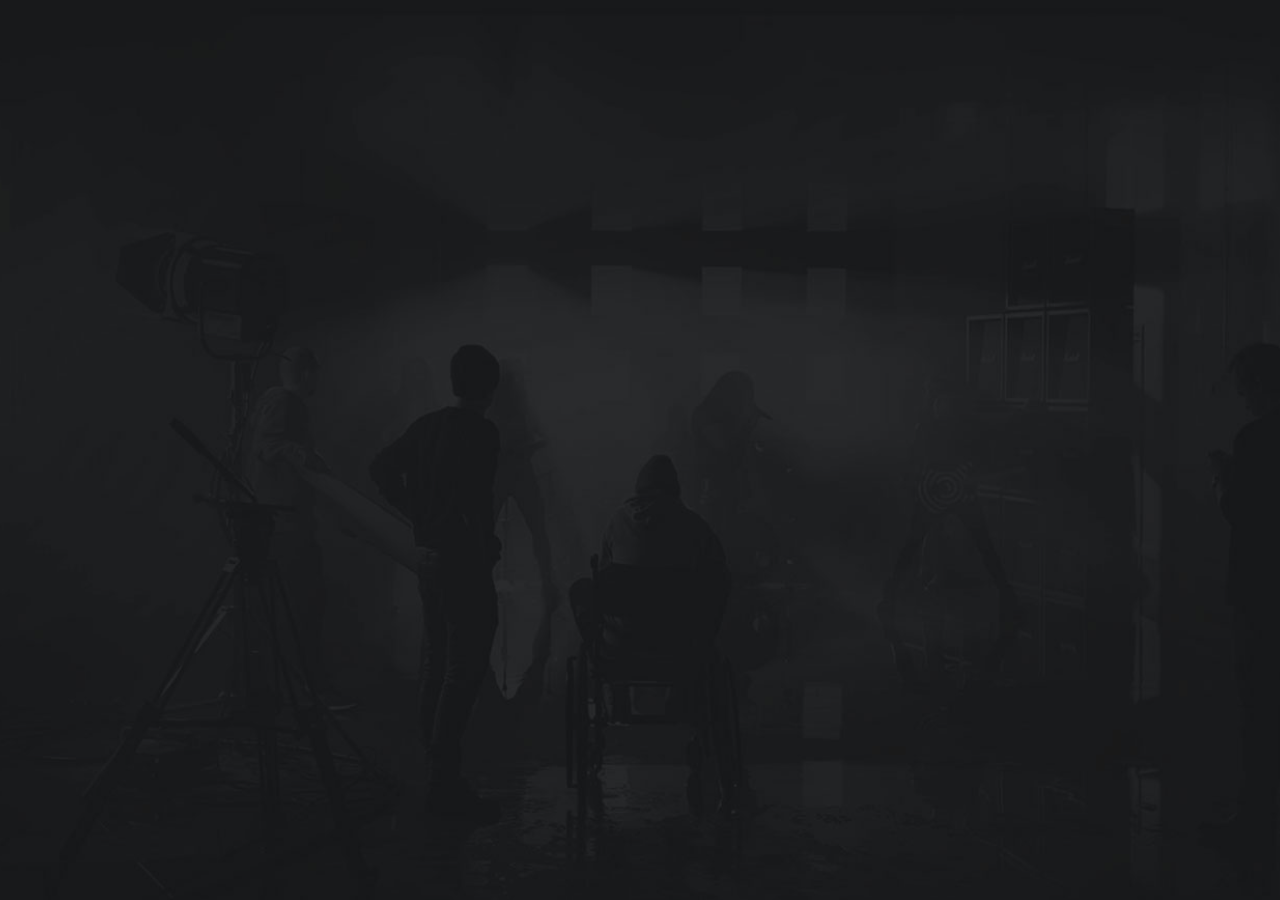
<file: index.html>
<!DOCTYPE html>
<html lang="ru">
<head>
  <meta charset="UTF-8">
  <meta name="viewport" content="width=device-width, initial-scale=1.0">
  <title>Video Production Вход</title>
  <link rel="stylesheet" href="./pages/index.css">
</head>
<body class="root">
  <div class="wrapper wrapper_hello">
    <div class="hello" >
      <img src="./img/logo.svg" alt="логотип компании" class="hello__logo">
      <a href="./main.html" class="hello__button">войти</a>
    </div>
  </div>
</body>
</html>
</file>
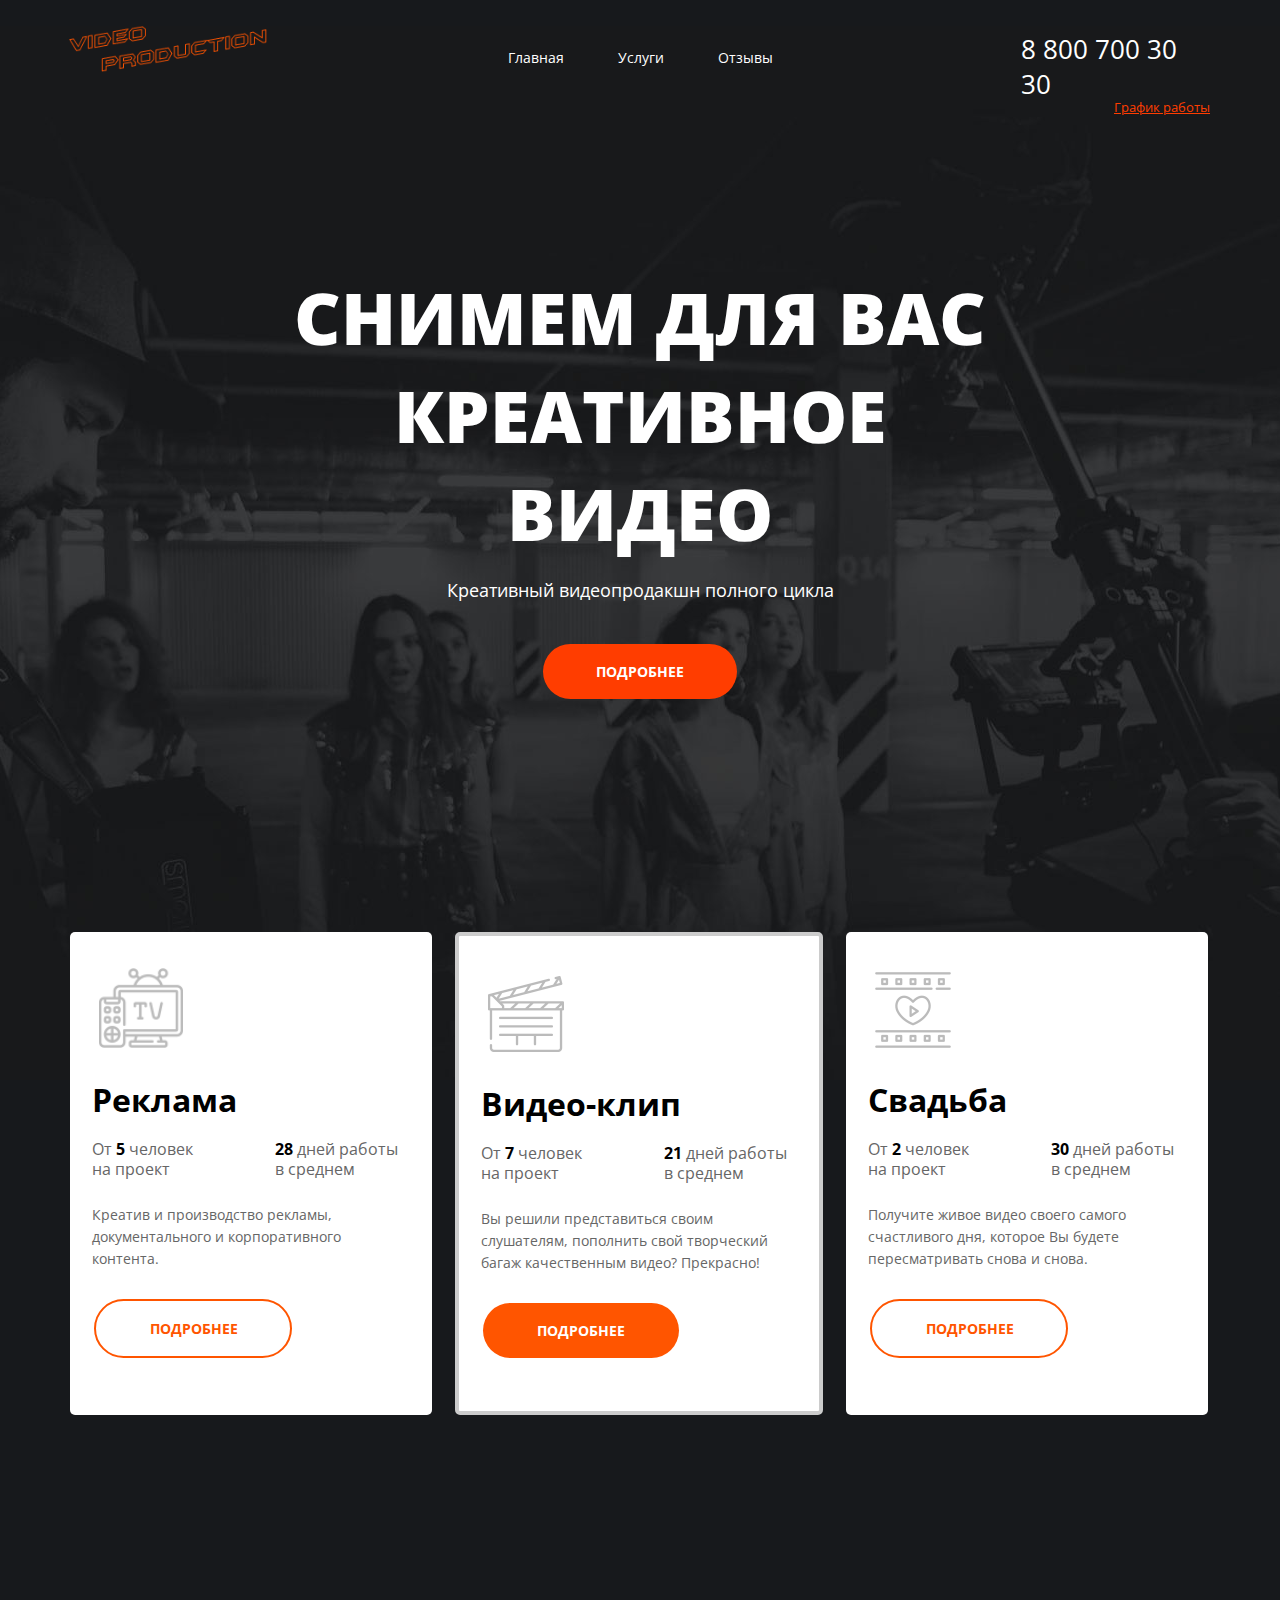
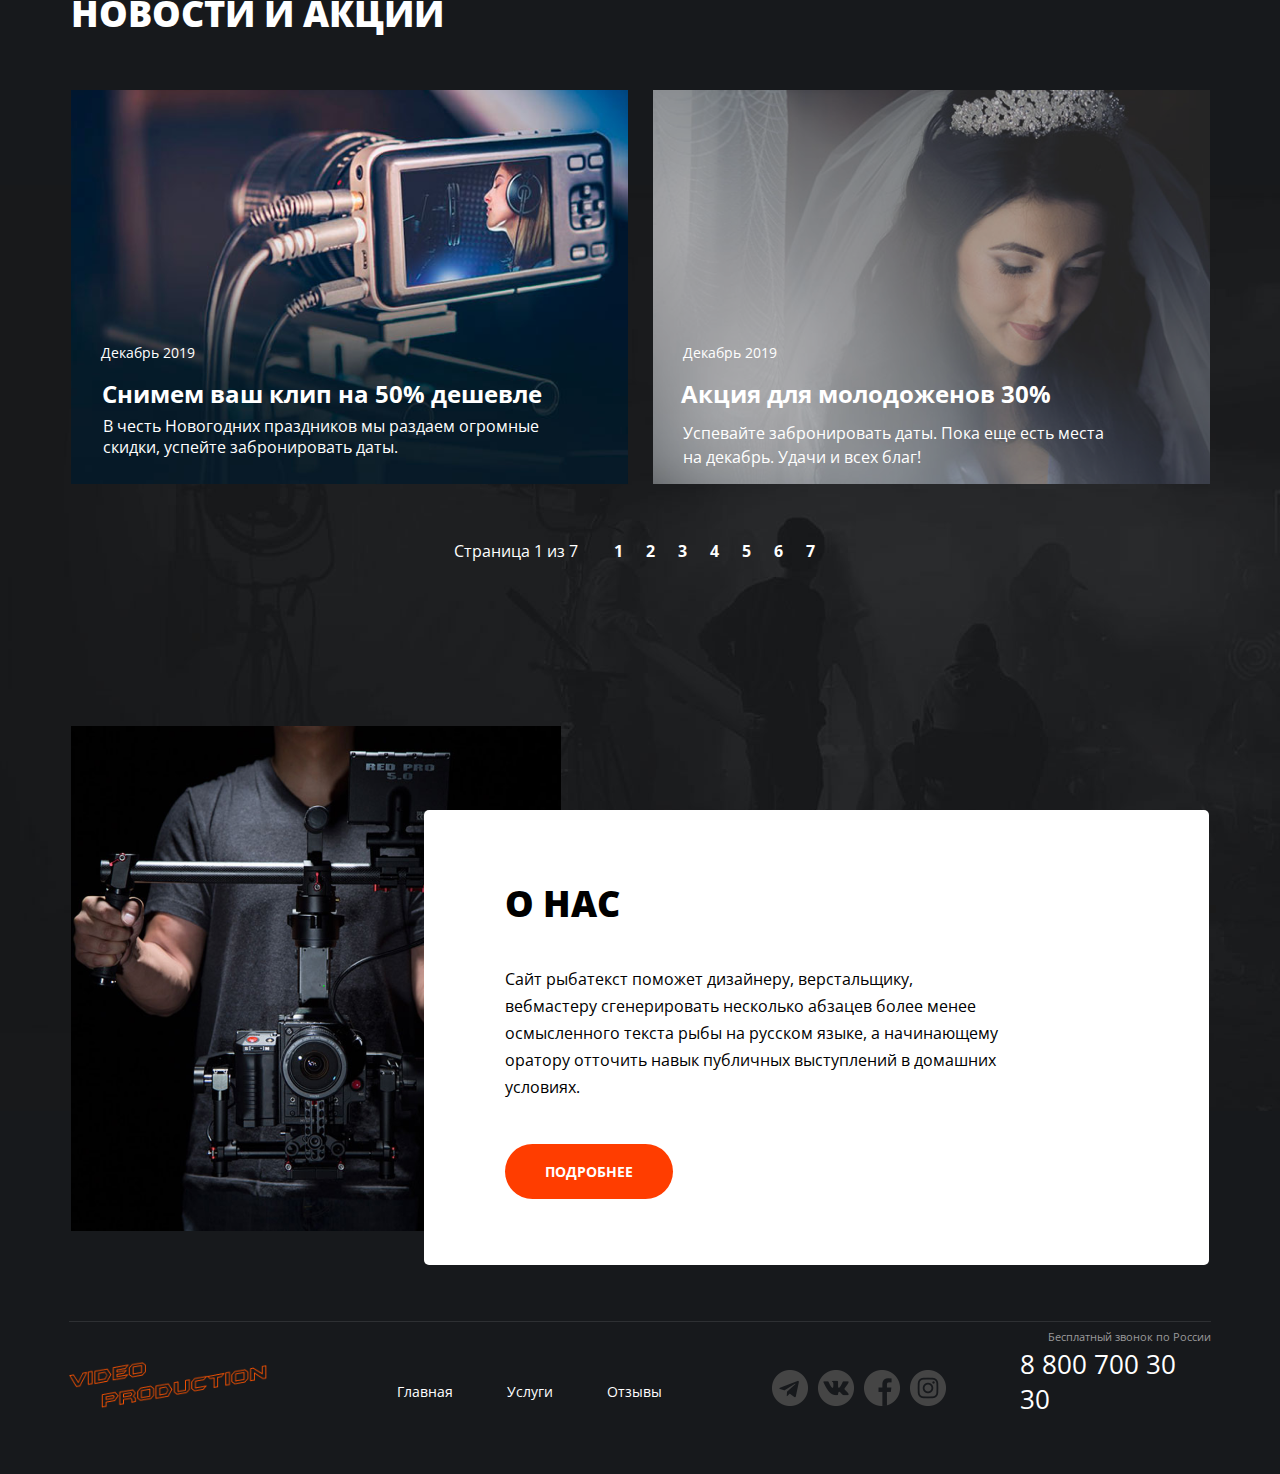
<file: main.html>
<!DOCTYPE html>
<html lang="ru">
<head>
  <meta charset="UTF-8">
  <meta http-equiv="X-UA-Compatible" content="IE=edge">
  <meta name="viewport" content="width=device-width, initial-scale=1.0">
  <title>Video Production Главная</title>
  <link rel="stylesheet" href="./pages/index.css">
</head>
<body class="root">
  <div class="wrapper wrapper_main">
    <header class="header">
      <img src="./img/logo.svg" alt="логотип компании" class="header__logo">
      <nav class="header__nav">
        <ul class="header__list">
          <li><a href="./main.html" class="header__link">Главная</a></li>
          <li><a href="./services.html" class="header__link">Услуги</a></li>
          <li><a href="./reviews.html" class="header__link">Отзывы</a></li>
        </ul>
      </nav>
      <address class="header__contacts">
        <a href="tel: +78007003030" class="header__phone">8 800 700 30 30</a>
        <div class="header__dropdowm">
          <a class="header__workhours">График работы</a>
          <div class="header__dropdown-menu">
            <ul class="header__dropdown-list">
              <li class="header__dropdown-item header__dropdown-item_bold">пн-вс: 09:00 - 20:00</li>
              <li class="header__dropdown-item">Обед: 14:00-14:30</li>
            </ul>
          </div>
        </div>
      </address>
    </header>
    <main class="content">
      <section class="lead">
        <h1 class="lead__title">снимем для вас креативное видео</h1>
        <p class="lead__subtitle">Креативный видеопродакшн полного цикла</p>
        <button type="button" class="lead__button">подробнее</button>
      </section>
      <section class="servisec">
        <ul class="services__list">
          <li class="services__item">
            <img src="./img/tv.svg" alt="логотип" class="services__logo services__logo_tv">
            <h3 class="services__title">Реклама</h3>
            <div class="services__conditions">
              <p class="services__people">От <span class="services__bold-accent">5</span> человек на проект</p>
              <p class="services__days"><span class="services__bold-accent">28</span> дней работы в среднем</p>
            </div>
            <p class="services__description">Креатив и производство рекламы, документального и корпоративного контента.</p>
            <button type="button" class="services__button">подробнее</button>
          </li>
          <li class="services__item services__item_active">
            <img src="./img/clapper.svg" alt="логотип" class="services__logo">
            <h3 class="services__title">Видео-клип</h3>
            <div class="services__conditions">
              <p class="services__people">От <span class="services__bold-accent">7</span> человек на проект</p>
              <p class="services__days"><span class="services__bold-accent">21</span> дней работы в среднем</p>
            </div>
            <p class="services__description">Вы решили представиться своим слушателям, пополнить свой творческий багаж качественным видео? Прекрасно! </p>
            <button type="button" class="services__button services__button_active">подробнее</button>
          </li>
          <li class="services__item">
            <img src="./img/film.svg" alt="логотип" class="services__logo">
            <h3 class="services__title">Свадьба</h3>
            <div class="services__conditions">
              <p class="services__people">От <span class="services__bold-accent">2</span> человек на проект</p>
              <p class="services__days"><span class="services__bold-accent">30</span> дней работы в среднем</p>
            </div>
            <p class="services__description">Получите живое видео своего самого счастливого дня, которое Вы будете пересматривать снова и снова.</p>
            <button type="button" class="services__button">подробнее</button>
          </li>
        </ul>
      </section>
      <section class="news">
        <h1 class="news__title">Новости и акции</h1>
        <ul class="news__list">
          <li class="news__item">
            <div class="news__camera">
              <p class="news__date">Декабрь 2019</p>
              <h3 class="news__subtitle">Снимем ваш клип на 50% дешевле</h3>
              <p class="news__description">В честь Новогодних праздников мы раздаем огромные скидки, успейте забронировать даты.</p>
            </div>
          </li>
          <li class="news__item">
            <div class="news__wedding">
              <p class="news__date">Декабрь 2019</p>
              <h3 class="news__subtitle news__subtitle_wedding">Акция для молодоженов 30%</h3>
              <p class="news__description news__description_wedding">Успевайте забронировать даты. Пока еще есть места на декабрь. Удачи и всех благ!</p>
            </div>
          </li>
        </ul>
        <div class="paginator">
          <p class="paginator__display">Страница 1 из 7</p>
          <ul class="paginator__list">
            <li><a href="#" class="paginator__link">1</a></li>
            <li><a href="#" class="paginator__link">2</a></li>
            <li><a href="#" class="paginator__link">3</a></li>
            <li><a href="#" class="paginator__link">4</a></li>
            <li><a href="#" class="paginator__link">5</a></li>
            <li><a href="#" class="paginator__link">6</a></li>
            <li><a href="#" class="paginator__link">7</a></li>
          </ul>
        </div>
      </section>
      <section class="about">
        <img src="./img/cameraman.png" alt="картинка" class="about__img">
        <div class="about__description">
          <h1 class="about__title">О нас</h1>
          <p class="about__subtitle">Сайт рыбатекст поможет дизайнеру, верстальщику, вебмастеру сгенерировать несколько абзацев более менее осмысленного текста рыбы на русском языке, а начинающему оратору отточить навык публичных выступлений в домашних условиях. </p>
          <button type="button" class="about__button">подробнее</button>
        </div>
      </section>
    </main>
    <footer class="footer">
      <img src="./img/logo.svg" alt="логотип компании" class="footer__logo">
      <nav class="footer__nav">
        <ul class="footer__list">
          <li><a href="./main.html" class="footer__link">Главная</a></li>
          <li><a href="./services.html" class="footer__link">Услуги</a></li>
          <li><a href="./reviews.html" class="footer__link">Отзывы</a></li>
        </ul>
      </nav>
      <ul class="footer__social-list">
        <li><a href="#"><div class="footer__social-tg"></div></a></li>
        <li><a href="#"><div class="footer__social-vk"></div></a></li>
        <li><a href="#"><div class="footer__social-fb"></div></a></li>
        <li><a href="#"><div class="footer__social-in"></div></a></li>
      </ul>
      <address class="footer__contacts">
        <p class="footer__free-call">Бесплатный звонок по России</p>
        <a href="tel: +78007003030" class="footer__phone">8 800 700 30 30</a>
      </address>
    </footer>
  </div>
</body>
</html>
</file>
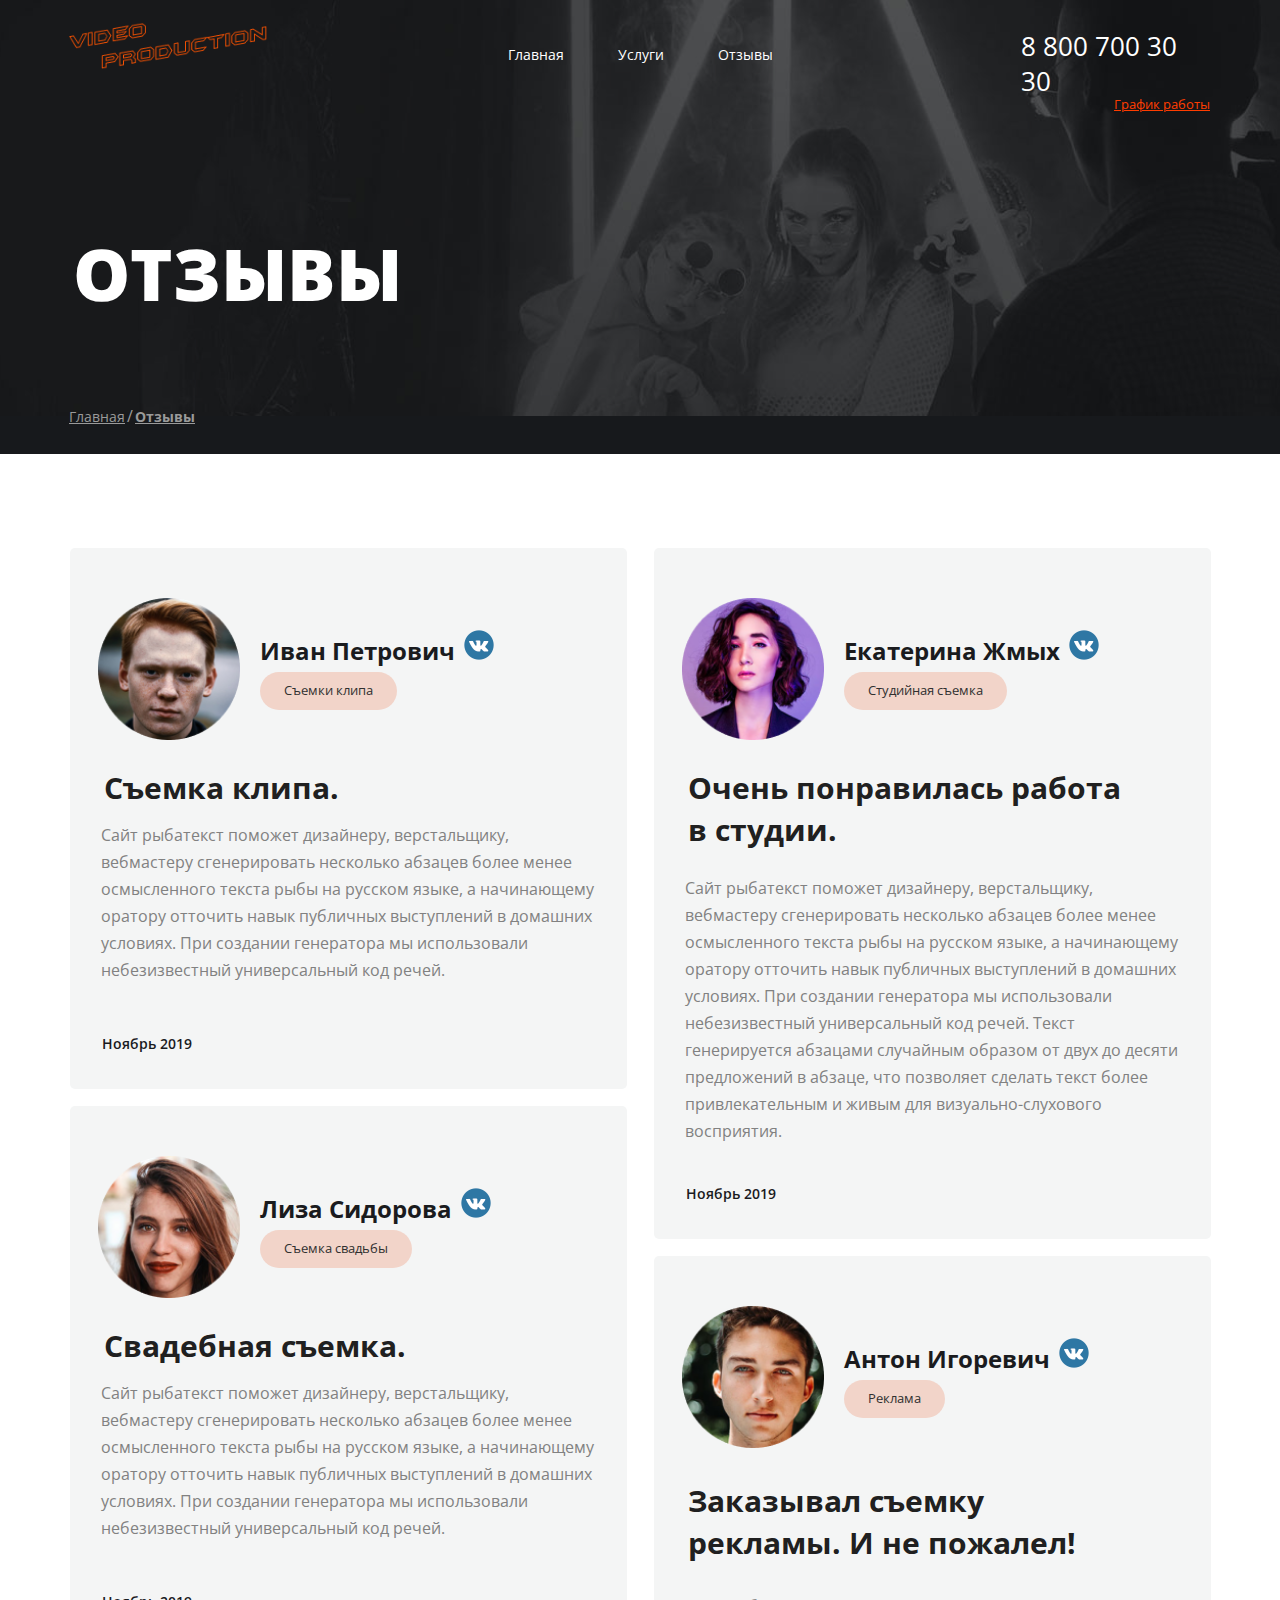
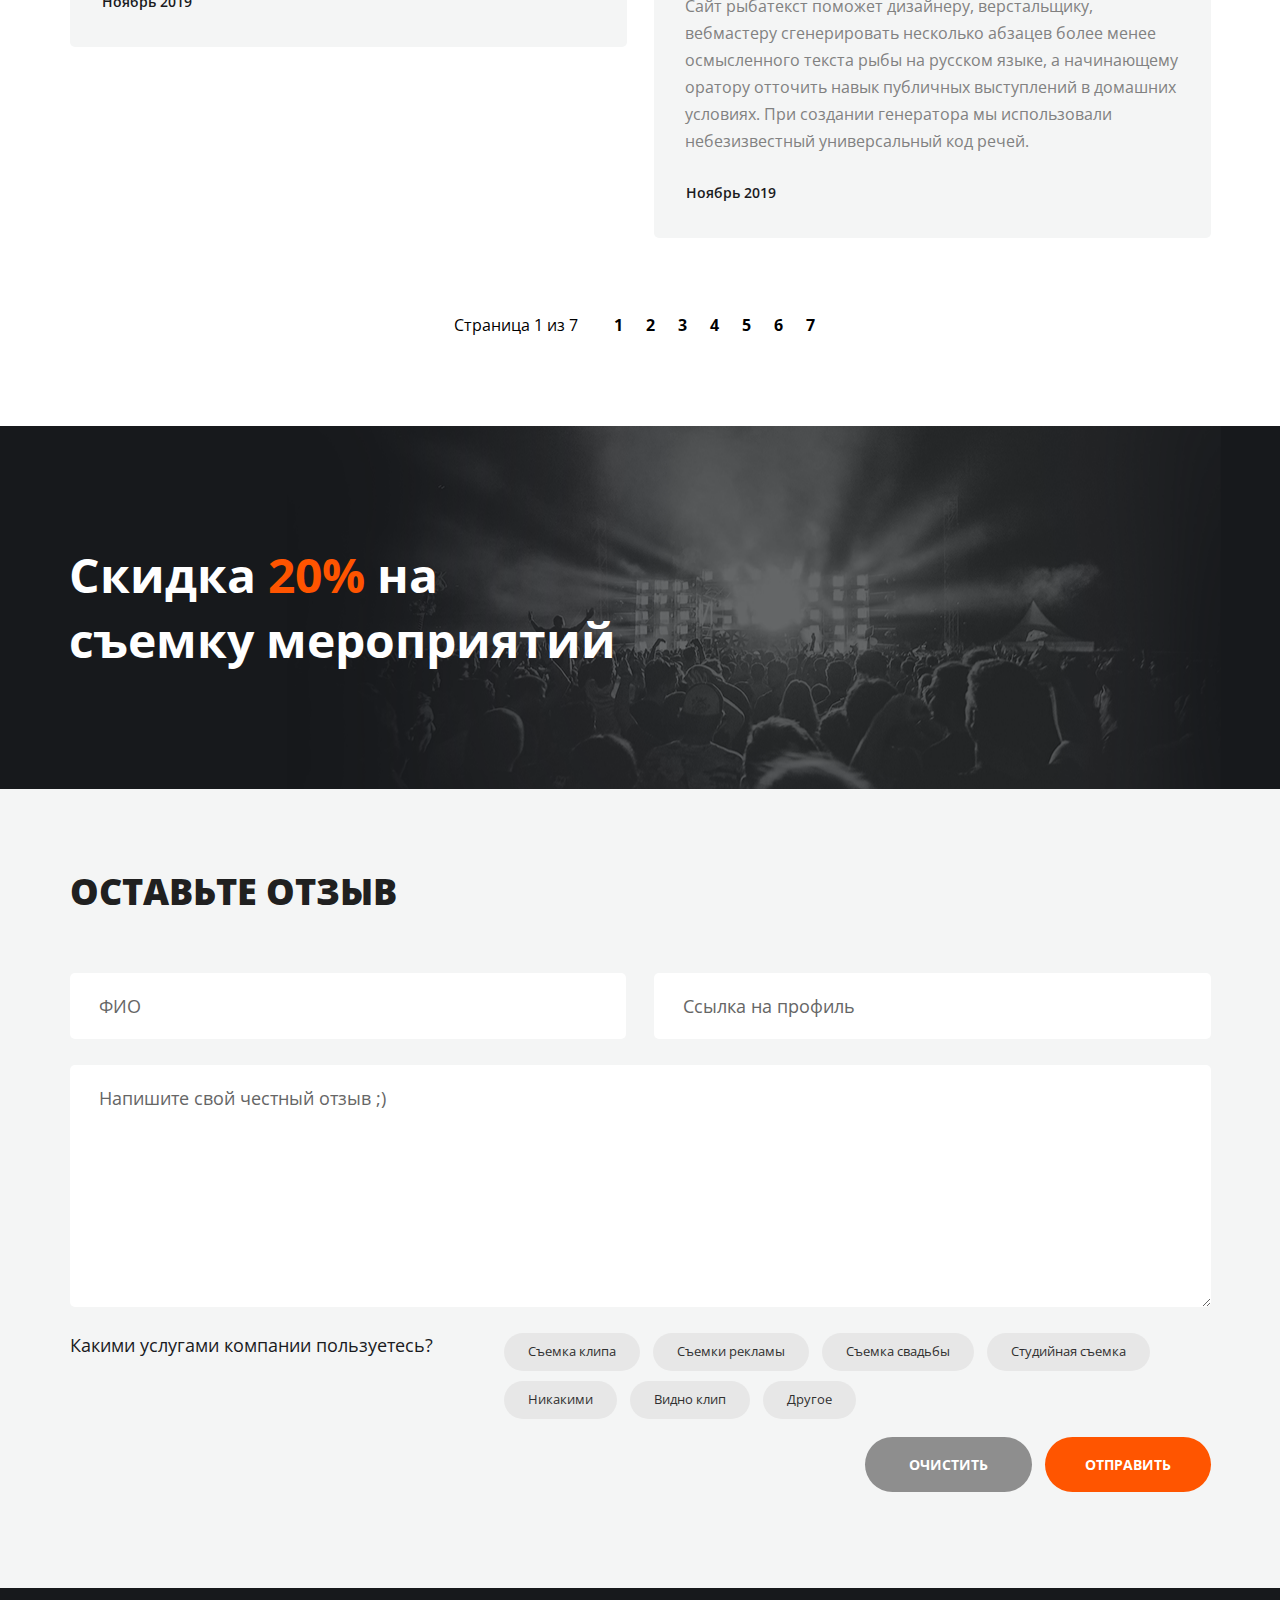
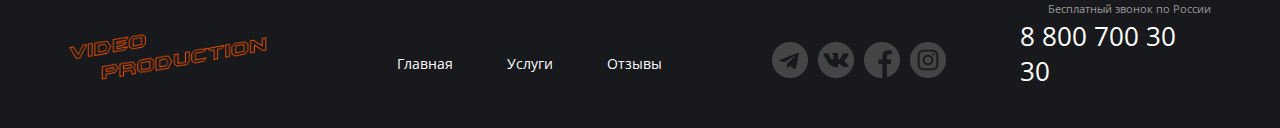
<file: reviews.html>
<!DOCTYPE html>
<html lang="ru">
<head>
  <meta charset="UTF-8">
  <meta name="viewport" content="width=device-width, initial-scale=1.0">
  <title>Video Production Отзывы</title>
  <link rel="stylesheet" href="./pages/index.css">
</head>
<body class="root">
  <div class="wrapper wrapper_reviews">
    <header class="header header_reviews">
      <div class="header__container">
        <img src="./img/logo.svg" alt="логотип компании" class="header__logo">
        <nav class="header__nav">
          <ul class="header__list">
            <li><a href="./main.html" class="header__link">Главная</a></li>
            <li><a href="./services.html" class="header__link">Услуги</a></li>
            <li><a href="./reviews.html" class="header__link">Отзывы</a></li>
          </ul>
        </nav>
        <address class="header__contacts">
          <a href="tel: +78007003030" class="header__phone">8 800 700 30 30</a>
        <div class="header__dropdowm">
          <a class="header__workhours">График работы</a>
          <div class="header__dropdown-menu">
            <ul class="header__dropdown-list">
              <li class="header__dropdown-item header__dropdown-item_bold">пн-вс: 09:00 - 20:00</li>
              <li class="header__dropdown-item">Обед: 14:00-14:30</li>
            </ul>
          </div>
        </div>
        </address>
      </div>
        <h1 class="header__title header__title_reviews">Отзывы</h1>
        <nav class="header__breadcrumbs header__breadcrumbs_reviews">
          <ul class="header__breadcrumbs-list">
            <li><a href="./main.html" class="header__breadcrumbs-link">Главная</a></li>
            <div class="header__breadscrumbs-separator">/</div>
            <li><a href="./reviews.html" class="header__breadcrumbs-link header__breadcrumbs-link_active">Отзывы</a></li>
          </ul>
        </nav>
    </header>
    <main class="content">
      <section class="reviews">
        <div class="reviews__block">
          <ul class="reviews__list">
            <li class="reviews__item">
              <div class="reviews__user">
                <img src="./img/ivan.png" alt="аватар" class="reviews__avatar">
                <div class="reviews__userdata">
                  <a href="#" class="reviews__name">Иван Петрович</a>
                  <ul class="reviews__tag-list">
                    <li class="reviews__tag-item tag tag_bg_orange">Съемки клипа</li>
                  </ul>
                </div>
              </div>
              <div class="reviews__description">
                <h2 class="reviews__title">Съемка клипа.</h2>
                <p class="reviews__text">
                  Сайт рыбатекст поможет дизайнеру, верстальщику, вебмастеру сгенерировать несколько абзацев более менее осмысленного текста рыбы на русском языке, а начинающему оратору отточить навык публичных выступлений в домашних условиях. При создании генератора мы использовали небезизвестный универсальный код речей.
                </p>
                <p class="reviews__date">Ноябрь 2019</p>
              </div>
            </li>
            <li class="reviews__item">
              <div class="reviews__user">
                <img src="./img/liza.png" alt="аватар" class="reviews__avatar">
                <div class="reviews__userdata">
                  <a href="#" class="reviews__name">Лиза Сидорова</a>
                  <ul class="reviews__tag-list">
                    <li class="reviews__tag-item tag tag_bg_orange">Съемка свадьбы</li>
                  </ul>
                </div>
              </div>
              <div class="reviews__description">
                <h2 class="reviews__title">Свадебная съемка.</h2>
                <p class="reviews__text">
                  Сайт рыбатекст поможет дизайнеру, верстальщику, вебмастеру сгенерировать несколько абзацев более менее осмысленного текста рыбы на русском языке, а начинающему оратору отточить навык публичных выступлений в домашних условиях. При создании генератора мы использовали небезизвестный универсальный код речей.  
                </p>
                <p class="reviews__date">Ноябрь 2019</p>
              </div>
            </li>
            <li class="reviews__item">
              <div class="reviews__user">
                <img src="./img/kate.png" alt="аватар" class="reviews__avatar">
                <div class="reviews__userdata">
                  <a href="#" class="reviews__name">Екатерина Жмых</a>
                  <ul class="reviews__tag-list">
                    <li class="reviews__tag-item tag tag_bg_orange">Студийная съемка</li>
                  </ul>
                </div>
              </div>
              <div class="reviews__description">
                <h2 class="reviews__title">Очень понравилась работа
                  в студии.</h2>
                <p class="reviews__text reviews__text_kate">
                  Сайт рыбатекст поможет дизайнеру, верстальщику, вебмастеру сгенерировать несколько абзацев более менее осмысленного текста рыбы на русском языке, а начинающему оратору отточить навык публичных выступлений в домашних условиях. При создании генератора мы использовали небезизвестный универсальный код речей. Текст генерируется абзацами случайным образом от двух до десяти предложений в абзаце, что позволяет сделать текст более привлекательным и живым для визуально-слухового восприятия.
                </p>
                <p class="reviews__date reviews__date_kate">Ноябрь 2019</p>
              </div>
            </li>
            <li class="reviews__item">
              <div class="reviews__user">
                <img src="./img/anton.png" alt="аватар" class="reviews__avatar">
                <div class="reviews__userdata">
                  <a href="#" class="reviews__name">Антон Игоревич</a>
                  <ul class="reviews__tag-list">
                    <li class="reviews__tag-item tag tag_bg_orange">Реклама</li>
                  </ul>
                </div>
              </div>
              <div class="reviews__description reviews__description_anton">
                <h2 class="reviews__title">Заказывал съемку рекламы.
                  И не пожалел!</h2>
                <p class="reviews__text reviews__text_anton">
                  Сайт рыбатекст поможет дизайнеру, верстальщику, вебмастеру сгенерировать несколько абзацев более менее осмысленного текста рыбы на русском языке, а начинающему оратору отточить навык публичных выступлений в домашних условиях. При создании генератора мы использовали небезизвестный универсальный код речей.
                </p>
                <p class="reviews__date reviews__date_anton">Ноябрь 2019</p>
              </div>
            </li>
          </ul>
          <div class="paginator paginator_reviews">
            <p class="paginator__display paginator__display_theme-dark">Страница 1 из 7</p>
            <ul class="paginator__list paginator__list_theme-dark">
              <li><a href="#" class="paginator__link paginator__link_theme-dark">1</a></li>
              <li><a href="#" class="paginator__link paginator__link_theme-dark">2</a></li>
              <li><a href="#" class="paginator__link paginator__link_theme-dark">3</a></li>
              <li><a href="#" class="paginator__link paginator__link_theme-dark">4</a></li>
              <li><a href="#" class="paginator__link paginator__link_theme-dark">5</a></li>
              <li><a href="#" class="paginator__link paginator__link_theme-dark">6</a></li>
              <li><a href="#" class="paginator__link paginator__link_theme-dark">7</a></li>
            </ul>
          </div>
        </div>
      </section>
      <section class="discount">
        <div class="discount__container">
          <h2 class="discount__title">Скидка <span class="discount__percents">20%</span> на съемку мероприятий</h2>
        </div>
      </section>
      <section class="form-review">
        <div class="form-review__block">
          <h2 class="form-review__title">Оставьте отзыв</h2>
          <form class="form">
            <div class="form__row">
              <input type="text" placeholder="ФИО" class="form__input">
              <input type="text" placeholder="Ссылка на профиль" class="form__input">
            </div>
            <div class="form__row">
              <textarea class="form__input form__input_textarea" placeholder="Напишите свой честный отзыв ;)"></textarea>
            </div>
            <div class="form__controls">
              <h3 class="form__controls-title">Какими услугами компании пользуетесь?</h3>
              <ul class="form__list">
                <li class="form__item">
                  <label class="form__label">
                    <input type="checkbox" class="form__checkbox">
                    <div class="form__tag tag">Съемка клипа</div>
                  </label>
                </li>
                <li class="form__item">
                  <label class="form__label">
                    <input type="checkbox" class="form__checkbox">
                    <div class="form__tag tag">Съемки рекламы</div>
                  </label>
                </li>
                <li class="form__item">
                  <label class="form__label">
                    <input type="checkbox" class="form__checkbox">
                    <div class="form__tag tag">Съемка свадьбы</div>
                  </label>
                </li>
                <li class="form__item">
                  <label class="form__label">
                    <input type="checkbox" class="form__checkbox">
                    <div class="form__tag tag">Студийная съемка</div>
                  </label>
                </li>
                <li class="form__item">
                  <label class="form__label">
                    <input type="checkbox" class="form__checkbox">
                    <div class="form__tag tag">Никакими</div>
                  </label>
                </li>
                <li class="form__item">
                  <label class="form__label">
                    <input type="checkbox" class="form__checkbox">
                    <div class="form__tag tag">Видно клип</div>
                  </label>
                </li>
                <li class="form__item">
                  <label class="form__label">
                    <input type="checkbox" class="form__checkbox">
                    <div class="form__tag tag">Другое</div>
                  </label>
                </li>
              </ul>
            </div>
            <div class="form__btns">
              <button type="reset" class="form__button form__button_grey">Очистить</button>
              <button type="submit" class="form__button">Отправить</button>
            </div>
          </form>
        </div>
      </section>
    </main>
    <footer class="footer footer_reviews">
      <img src="./img/logo.svg" alt="логотип компании" class="footer__logo">
      <nav class="footer__nav">
        <ul class="footer__list">
          <li><a href="./main.html" class="footer__link">Главная</a></li>
          <li><a href="./services.html" class="footer__link">Услуги</a></li>
          <li><a href="./reviews.html" class="footer__link">Отзывы</a></li>
        </ul>
      </nav>
      <ul class="footer__social-list">
        <li ><a href="#"><div class="footer__social-tg"></div></a></li>
        <li ><a href="#"><div class="footer__social-vk"></div></a></li>
        <li ><a href="#"><div class="footer__social-fb"></div></a></li>
        <li ><a href="#"><div class="footer__social-in"></div></a></li>
      </ul>
      <address class="footer__contacts">
        <p class="footer__free-call">Бесплатный звонок по России</p>
        <a href="tel: +78007003030" class="footer__phone">8 800 700 30 30</a>
      </address>
    </footer>
  </div>
</body>
</html>
</file>
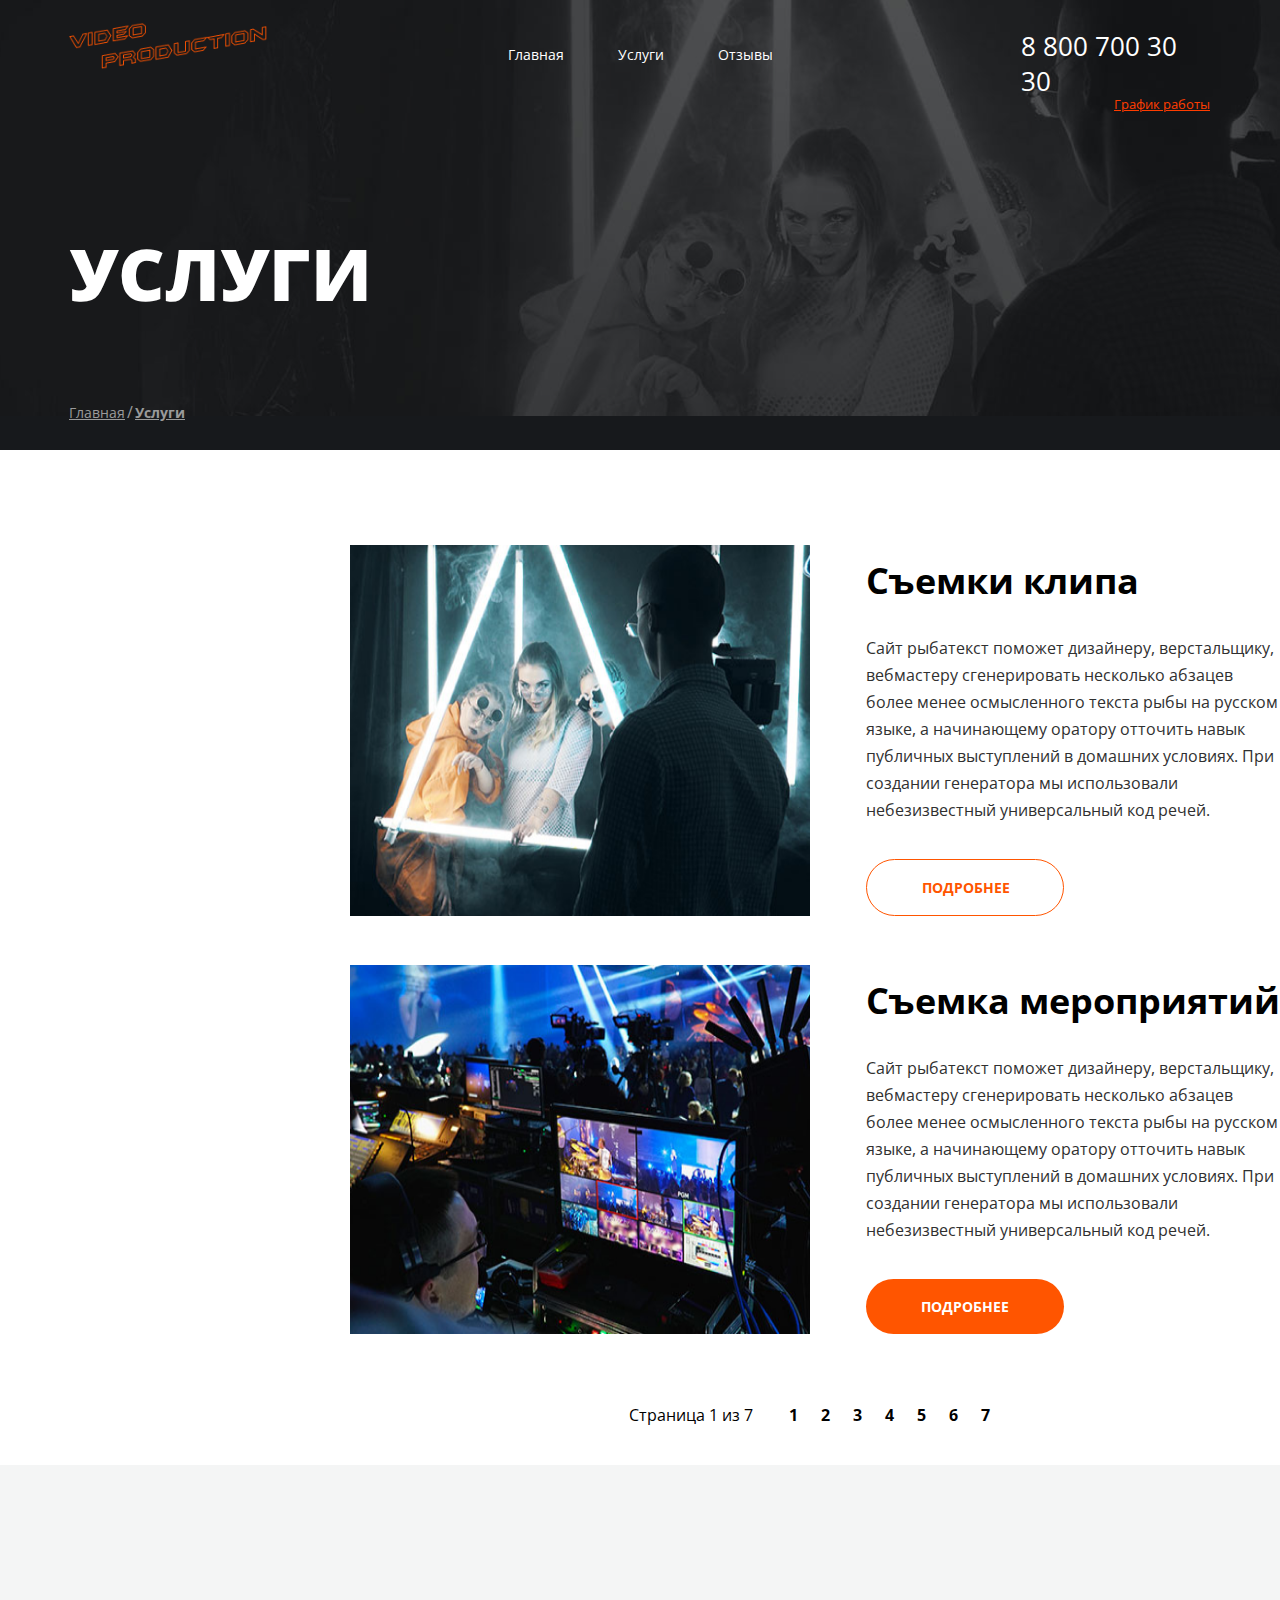
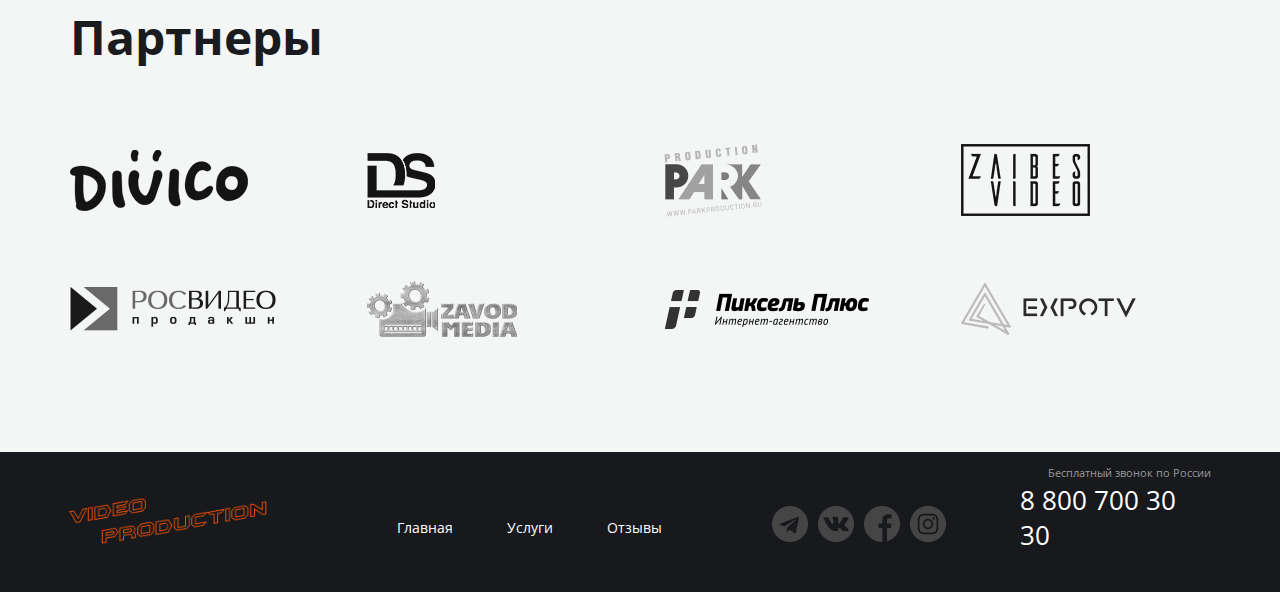
<file: services.html>
<!DOCTYPE html>
<html lang="ru">
<head>
  <meta charset="UTF-8">
  <meta name="viewport" content="width=device-width, initial-scale=1.0">
  <title>Video Production Услуги</title>
  <link rel="stylesheet" href="./pages/index.css">
</head>
<body class="root">
  <div class="wrapper wrapper_services">
    <header class="header header_services">
      <div class="header__container">
        <img src="./img/logo.svg" alt="логотип компании" class="header__logo">
        <nav class="header__nav">
          <ul class="header__list">
            <li><a href="./main.html" class="header__link">Главная</a></li>
            <li><a href="./services.html" class="header__link">Услуги</a></li>
            <li><a href="./reviews.html" class="header__link">Отзывы</a></li>
          </ul>
        </nav>
        <address class="header__contacts">
          <a href="tel: +78007003030" class="header__phone">8 800 700 30 30</a>
        <div class="header__dropdowm">
          <a class="header__workhours">График работы</a>
          <div class="header__dropdown-menu">
            <ul class="header__dropdown-list">
              <li class="header__dropdown-item header__dropdown-item_bold">пн-вс: 09:00 - 20:00</li>
              <li class="header__dropdown-item">Обед: 14:00-14:30</li>
            </ul>
          </div>
        </div>
        </address>
      </div>
        <h1 class="header__title">Услуги</h1>
        <nav class="header__breadcrumbs">
          <ul class="header__breadcrumbs-list">
            <li><a href="./main.html" class="header__breadcrumbs-link">Главная</a></li>
            <div class="header__breadscrumbs-separator">/</div>
            <li><a href="./services.html" class="header__breadcrumbs-link header__breadcrumbs-link_active">Услуги</a></li>
          </ul>
        </nav>
    </header>
    <main class="content">
      <section class="offers">
        <div class="offers__block">
          <ul class="offers__list">
            <li class="offers__item">
              <img src="./img/girls.png" alt="картинка" class="offers__img">
              <div class="offers__description">
                <h2 class="offers__title">Съемки клипа</h2>
                <p class="offers__subtitle">Сайт рыбатекст поможет дизайнеру, верстальщику, вебмастеру сгенерировать несколько абзацев более менее осмысленного текста рыбы на русском языке, а начинающему оратору отточить навык публичных выступлений в домашних условиях. При создании генератора мы использовали небезизвестный универсальный код речей.</p>
                <button class="offers__button">подробнее</button>
              </div>
            </li>
            <li class="offers__item">
              <img src="./img/engineer.png" alt="картинка" class="offers__img">
              <div class="offers__description">
                <h2 class="offers__title">Съемка мероприятий</h2>
                <p class="offers__subtitle">Сайт рыбатекст поможет дизайнеру, верстальщику, вебмастеру сгенерировать несколько абзацев более менее осмысленного текста рыбы на русском языке, а начинающему оратору отточить навык публичных выступлений в домашних условиях. При создании генератора мы использовали небезизвестный универсальный код речей. </p>
                <button class="offers__button offers__button_active">подробнее</button>
              </div>
            </li>
          </ul>
          <div class="paginator paginator_offers">
            <p class="paginator__display paginator__display_theme-dark">Страница 1 из 7</p>
            <ul class="paginator__list paginator__list_theme-dark">
              <li><a href="#" class="paginator__link paginator__link_theme-dark">1</a></li>
              <li><a href="#" class="paginator__link paginator__link_theme-dark">2</a></li>
              <li><a href="#" class="paginator__link paginator__link_theme-dark">3</a></li>
              <li><a href="#" class="paginator__link paginator__link_theme-dark">4</a></li>
              <li><a href="#" class="paginator__link paginator__link_theme-dark">5</a></li>
              <li><a href="#" class="paginator__link paginator__link_theme-dark">6</a></li>
              <li><a href="#" class="paginator__link paginator__link_theme-dark">7</a></li>
            </ul>
          </div>
        </div>
      </section>
      <section class="partners">
        <div class="partners__block">
          <h2 class="partners__title">Партнеры</h2>
          <ul class="partners__list">
            <li class="partners__item">
              <img src="./img/divico.svg" alt="лого" class="partners__logo">
            </li>
            <li class="partners__item">
              <img src="./img/ds.svg" alt="лого" class="partners__logo">
            </li>
            <li class="partners__item">
              <img src="./img/park.svg" alt="лого" class="partners__logo">
            </li>
            <li class="partners__item">
              <img src="./img/zvibes.svg" alt="лого" class="partners__logo">
            </li>
            <li class="partners__item">
              <img src="./img/rosvideo.svg" alt="лого" class="partners__logo">
            </li>
            <li class="partners__item">
              <img src="./img/zavod.svg" alt="лого" class="partners__logo">
            </li>
            <li class="partners__item">
              <img src="./img/pixel.svg" alt="лого" class="partners__logo">
            </li>
            <li class="partners__item">
              <img src="./img/expotv.svg" alt="лого" class="partners__logo">
            </li>
          </ul>
        </div>
      </section>
    </main>
    <footer class="footer footer_services">
      <img src="./img/logo.svg" alt="логотип компании" class="footer__logo">
      <nav class="footer__nav">
        <ul class="footer__list">
          <li><a href="./main.html" class="footer__link">Главная</a></li>
          <li><a href="./services.html" class="footer__link">Услуги</a></li>
          <li><a href="./reviews.html" class="footer__link">Отзывы</a></li>
        </ul>
      </nav>
      <ul class="footer__social-list">
        <li ><a href="#"><div class="footer__social-tg"></div></a></li>
        <li ><a href="#"><div class="footer__social-vk"></div></a></li>
        <li ><a href="#"><div class="footer__social-fb"></div></a></li>
        <li ><a href="#"><div class="footer__social-in"></div></a></li>
      </ul>
      <address class="footer__contacts">
        <p class="footer__free-call">Бесплатный звонок по России</p>
        <a href="tel: +78007003030" class="footer__phone">8 800 700 30 30</a>
      </address>
    </footer>
  </div>
</body>
</html>
</file>
<file: pages/index.css>
@import url('https://fonts.googleapis.com/css2?family=Open+Sans:ital,wght@0,400;0,600;0,700;0,800;1,400&display=swap');
@import url('../vendor/normalize.css');
@import url('../blocks/root.css');
@import url('../blocks/wrapper.css');
@import url('../blocks/header.css');
@import url('../blocks/lead.css');
@import url('../blocks/services.css');
@import url('../blocks/news.css');
@import url('../blocks/paginator.css');
@import url('../blocks/about.css');
@import url('../blocks/footer.css');
@import url('../blocks/offers.css');
@import url('../blocks/partners.css');
@import url('../blocks/hello.css');
@import url('../blocks/reviews.css');
@import url('../blocks/discount.css');
@import url('../blocks/form-review.css');
@import url('../blocks/form.css');
@import url('../blocks/tag.css');
</file>
